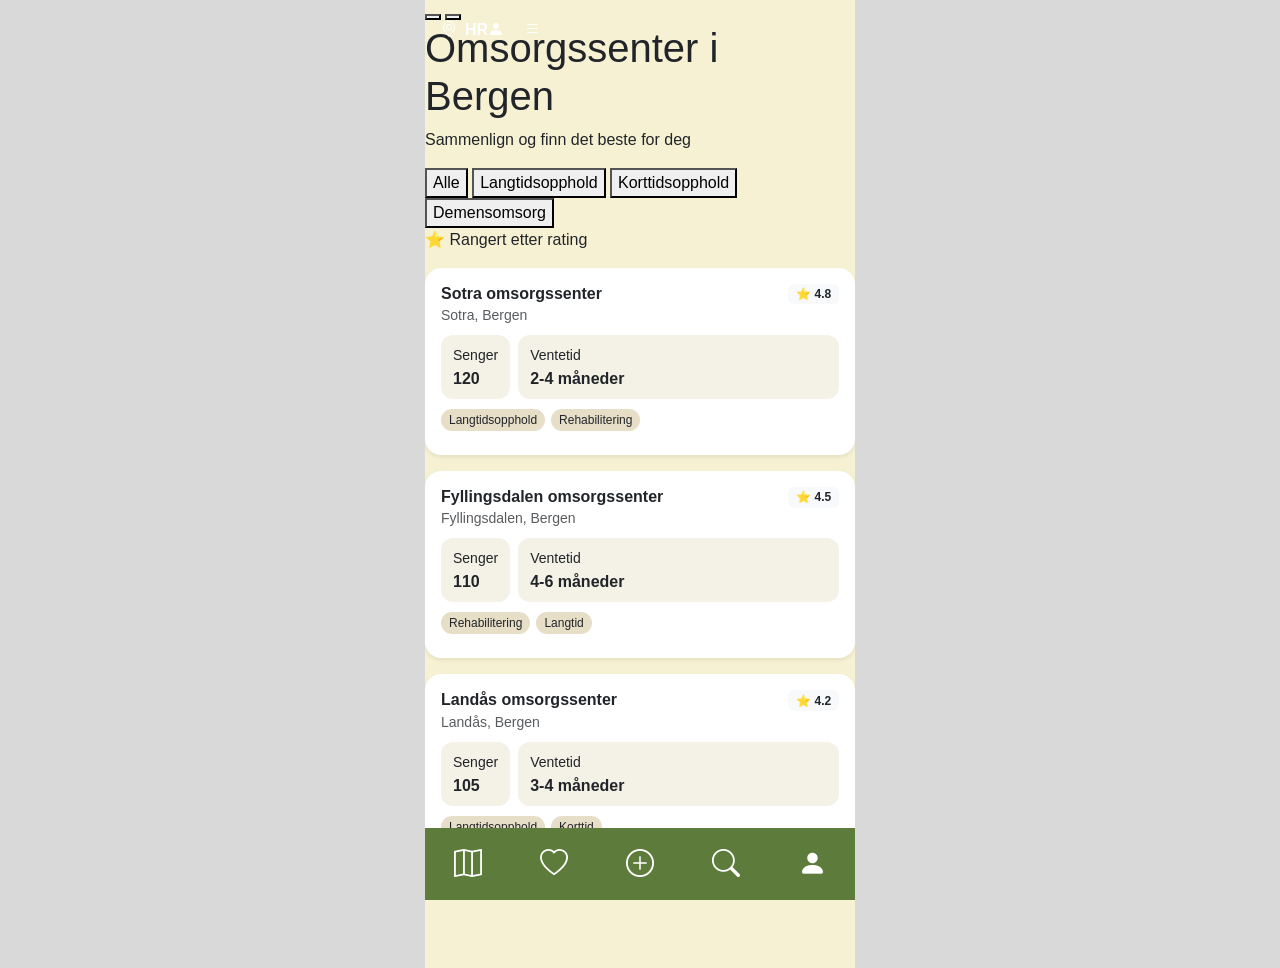
<file: pages/compare.html>
<!DOCTYPE html>
<html lang="no">
<head>
  <meta charset="UTF-8" />
  <meta name="viewport" content="width=device-width, initial-scale=1.0" />
  <title>Omsorgssentre - HjerteRom</title>

  <link
    href="https://cdn.jsdelivr.net/npm/bootstrap@5.3.3/dist/css/bootstrap.min.css"
    rel="stylesheet"
  />

  <link
    rel="stylesheet"
    href="https://cdn.jsdelivr.net/npm/bootstrap-icons@1.11.3/font/bootstrap-icons.min.css"
  />
  
  <link rel="stylesheet" href="../css/main.css">
  <link rel="stylesheet" href="../css/components.css">

  
</head>

<body>
  <main class="iphone">
 
    <header class="header" id="header"></header>

    <section class="list-header-section">

      <div class="list-actions">
        <button class="back-btn" id="backBtn"></button>
        <button class="filter-btn" id="filterBtn"></button>
      </div>

      <h1>Omsorgssenter i <span id="careCenterAreaName"></span></h1>
      <p>Sammenlign og finn det beste for deg</p>

    </section>

    <section class="filter-section">

      <div class="filter-tabs" id="filterTabs"></div>

    </section>

    <section class="sort-section">
      <p id="sortInfo"></p>
    </section>

    <section class="care-center-list" id="careCenterList"></section>

    <footer class="footer" id="footer"></footer>

  </main>

  <script type="module" src="../js/app.js"></script>

</body>
</html>
</file>
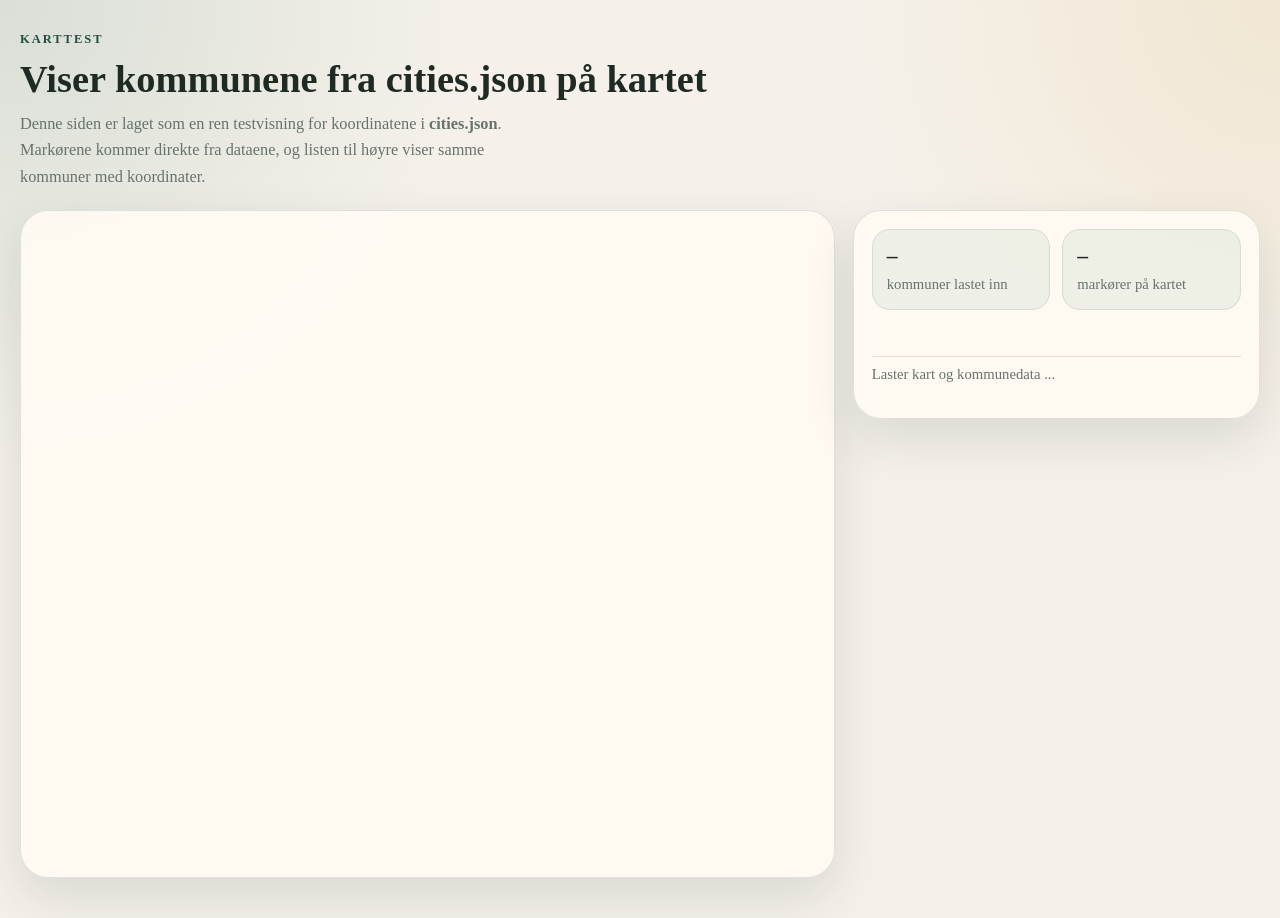
<file: pages/map-test.html>
<!DOCTYPE html>
<html lang="no">
<head>
	<meta charset="UTF-8" />
	<meta name="viewport" content="width=device-width, initial-scale=1.0" />
	<title>Map test – HjerteRom</title>
	<style>
		:root {
			color-scheme: light;
			--bg: #f5f1ea;
			--panel: #fffaf2;
			--text: #1f2a24;
			--muted: #66736d;
			--accent: #2f6f5f;
			--accent-strong: #214d42;
			--border: rgba(33, 77, 66, 0.14);
			--shadow: 0 20px 50px rgba(25, 38, 34, 0.12);
		}

		* {
			box-sizing: border-box;
		}

		body {
			margin: 0;
			font-family: Georgia, 'Times New Roman', serif;
			color: var(--text);
			background:
				radial-gradient(circle at top left, rgba(47, 111, 95, 0.14), transparent 30%),
				radial-gradient(circle at top right, rgba(220, 174, 90, 0.16), transparent 28%),
				var(--bg);
			min-height: 100vh;
		}

		main {
			max-width: 1280px;
			margin: 0 auto;
			padding: 32px 20px 40px;
		}

		.hero {
			display: grid;
			gap: 12px;
			margin-bottom: 20px;
		}

		.eyebrow {
			margin: 0;
			text-transform: uppercase;
			letter-spacing: 0.16em;
			font-size: 0.78rem;
			color: var(--accent-strong);
			font-weight: 700;
		}

		h1 {
			margin: 0;
			font-size: clamp(2rem, 3vw, 3.4rem);
			line-height: 1.05;
		}

		.lede {
			margin: 0;
			max-width: 65ch;
			font-size: 1.02rem;
			color: var(--muted);
			line-height: 1.6;
		}

		.layout {
			display: grid;
			grid-template-columns: minmax(0, 1.9fr) minmax(320px, 0.95fr);
			gap: 18px;
			align-items: start;
		}

		.map-card,
		.side-card {
			background: rgba(255, 250, 242, 0.92);
			border: 1px solid var(--border);
			border-radius: 28px;
			box-shadow: var(--shadow);
			backdrop-filter: blur(8px);
			overflow: hidden;
		}

		.map-card {
			min-height: 74vh;
		}

		#map {
			width: 100%;
			height: 74vh;
			min-height: 620px;
		}

		.side-card {
			padding: 18px;
			display: grid;
			gap: 16px;
		}

		.stat-grid {
			display: grid;
			grid-template-columns: repeat(2, minmax(0, 1fr));
			gap: 12px;
		}

		.stat {
			padding: 14px;
			border-radius: 18px;
			background: rgba(47, 111, 95, 0.08);
			border: 1px solid rgba(47, 111, 95, 0.12);
		}

		.stat strong {
			display: block;
			font-size: 1.35rem;
			margin-bottom: 4px;
		}

		.stat span,
		.status {
			color: var(--muted);
			font-size: 0.92rem;
			line-height: 1.5;
		}

		.city-list {
			list-style: none;
			padding: 0;
			margin: 0;
			display: grid;
			gap: 10px;
			max-height: 46vh;
			overflow: auto;
		}

		.city-list button {
			width: 100%;
			display: grid;
			gap: 4px;
			text-align: left;
			border: 1px solid var(--border);
			background: white;
			border-radius: 18px;
			padding: 14px 16px;
			cursor: pointer;
			color: var(--text);
			font: inherit;
			transition: transform 0.2s ease, border-color 0.2s ease, box-shadow 0.2s ease;
		}

		.city-list button:hover,
		.city-list button:focus-visible {
			transform: translateY(-2px);
			border-color: rgba(47, 111, 95, 0.35);
			box-shadow: 0 12px 26px rgba(25, 38, 34, 0.1);
			outline: none;
		}

		.city-title {
			display: flex;
			justify-content: space-between;
			gap: 10px;
			align-items: baseline;
			font-weight: 700;
		}

		.city-meta {
			color: var(--muted);
			font-size: 0.9rem;
		}

		.status {
			padding-top: 6px;
			border-top: 1px solid var(--border);
		}

		@media (max-width: 960px) {
			.layout {
				grid-template-columns: 1fr;
			}

			#map,
			.map-card {
				min-height: 420px;
				height: 56vh;
			}
		}
	</style>
</head>
<body>
	<main>
		<section class="hero">
			<p class="eyebrow">Karttest</p>
			<h1>Viser kommunene fra cities.json på kartet</h1>
			<p class="lede">
				Denne siden er laget som en ren testvisning for koordinatene i <strong>cities.json</strong>.
				Markørene kommer direkte fra dataene, og listen til høyre viser samme kommuner med koordinater.
			</p>
		</section>

		<section class="layout">
			<div class="map-card">
				<div id="map" aria-label="Kart med kommunemarkører"></div>
			</div>

			<aside class="side-card">
				<div class="stat-grid">
					<div class="stat">
						<strong id="municipality-count">–</strong>
						<span>kommuner lastet inn</span>
					</div>
					<div class="stat">
						<strong id="marker-count">–</strong>
						<span>markører på kartet</span>
					</div>
				</div>

				<ul id="city-list" class="city-list" aria-label="Kommuner"></ul>
				<p id="status" class="status">Laster kart og kommunedata ...</p>
			</aside>
		</section>
	</main>

	<script type="module">
		import { dataService } from '../js/dataService.js';
		import { initCitiesMap } from '../js/mapService.js';

		const mapElement = document.getElementById('map');
		const cityListElement = document.getElementById('city-list');
		const municipalityCountElement = document.getElementById('municipality-count');
		const markerCountElement = document.getElementById('marker-count');
		const statusElement = document.getElementById('status');

		function extractApiKey(rawText) {
			const match = rawText.match(/AIza[0-9A-Za-z_-]+/);
			return match?.[0] ?? '';
		}

		function renderCityList(points, map) {
			cityListElement.innerHTML = '';

			points.forEach(({ city, marker }, index) => {
				const item = document.createElement('li');
				const button = document.createElement('button');

				button.type = 'button';
				button.innerHTML = `
					<div class="city-title">
						<span>${index + 1}. ${city.name}</span>
						<span>${city.county}</span>
					</div>
					<div class="city-meta">
						${city.coordinates.lat.toFixed(4)}, ${city.coordinates.lng.toFixed(4)}
					</div>
				`;

				button.addEventListener('click', () => {
					map.panTo(city.coordinates);
					if (map.getZoom() < 8) {
						map.setZoom(8);
					}

					window.google?.maps?.event?.trigger(marker, 'click');
				});

				item.appendChild(button);
				cityListElement.appendChild(item);
			});
		}

		async function start() {
			try {
				const [municipalities, apiKeyText] = await Promise.all([
					dataService.getMunicipalities(),
					fetch('../assets/APIkey.txt').then(response => response.text())
				]);

				const apiKey = extractApiKey(apiKeyText);

				if (!apiKey) {
					throw new Error('Fant ingen gyldig Google Maps-nøkkel i APIkey.txt.');
				}

				municipalityCountElement.textContent = String(municipalities.length);

				const { map, points } = await initCitiesMap(mapElement, municipalities, {
					apiKey,
					zoom: 5,
					center: { lat: 62.0, lng: 10.0 }
				});

				markerCountElement.textContent = String(points.length);
				renderCityList(points, map);
				statusElement.textContent = 'Kartet er klart. Klikk på en kommune i listen for å zoome inn på markøren.';
			} catch (error) {
				console.error(error);
				statusElement.textContent = `Kunne ikke laste kartet: ${error.message}`;
				municipalityCountElement.textContent = '0';
				markerCountElement.textContent = '0';
				cityListElement.innerHTML = '<li class="city-meta">Ingen data kunne vises.</li>';
				mapElement.innerHTML = '<div style="padding: 24px; color: #66736d; font-family: Arial, sans-serif;">Kartet kunne ikke lastes.</div>';
			}
		}

		start();
	</script>
</body>
</html>
</file>
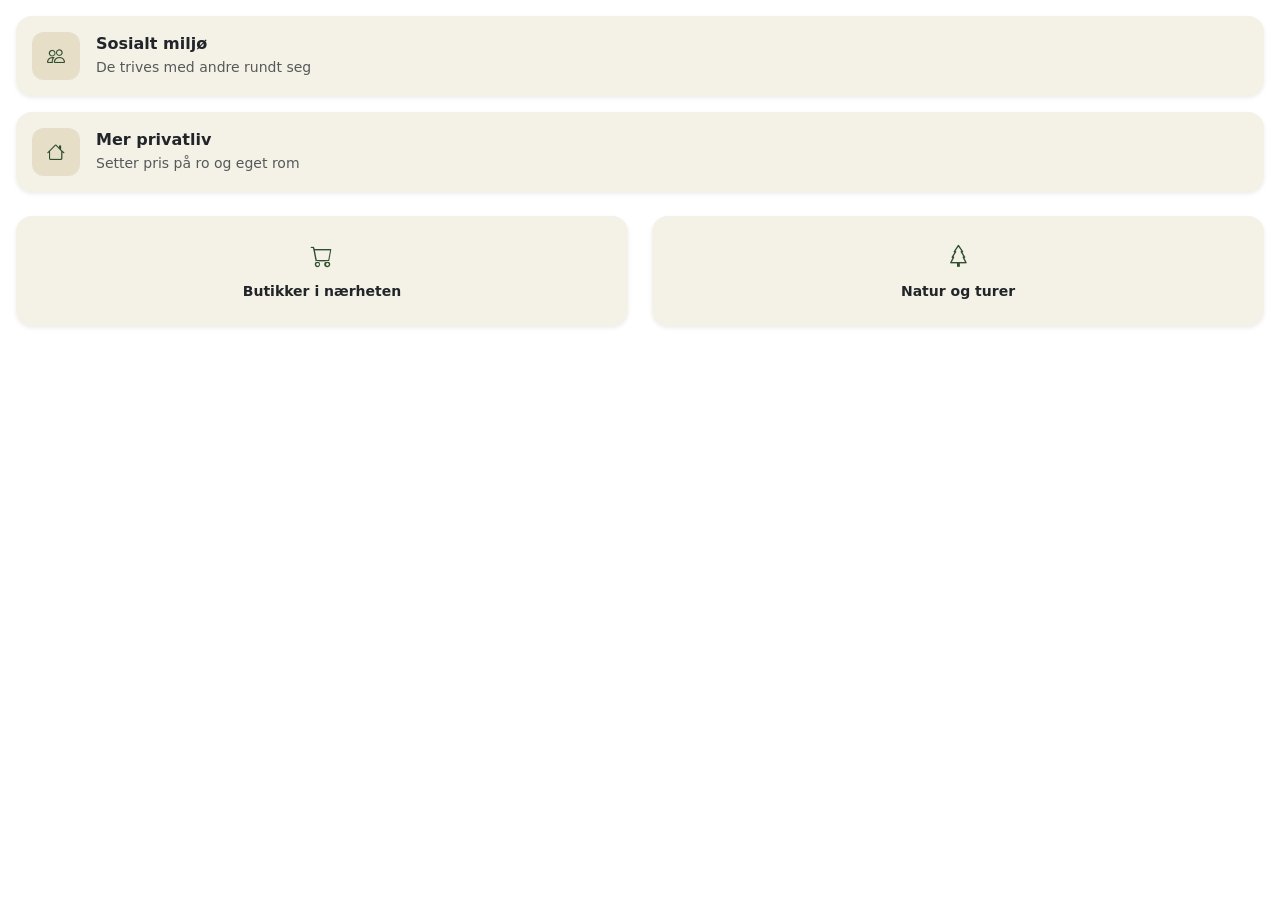
<file: pages/test.html>
<!DOCTYPE html>
<html lang="no">
<head>
    <meta charset="UTF-8">
    <title>Test komponenter</title>

    <!-- Bootstrap -->
    <link href="https://cdn.jsdelivr.net/npm/bootstrap@5.3.0/dist/css/bootstrap.min.css" rel="stylesheet">

    <!-- Icons -->
    <link href="https://cdn.jsdelivr.net/npm/bootstrap-icons@1.11.3/font/bootstrap-icons.css" rel="stylesheet">

    <!-- Din CSS -->
    <link rel="stylesheet" href="../css/components.css">
</head>

<body class="p-3">

    <div id="app"></div>

    <script type="module">
        import { PreferenceCard, GridCard } from "../js/components/cards.js";

        const app = document.getElementById("app");

        app.innerHTML = `
        ${PreferenceCard({
            title: "Sosialt miljø",
            description: "De trives med andre rundt seg",
            icon: "bi-people"
        })}

        ${PreferenceCard({
            title: "Mer privatliv",
            description: "Setter pris på ro og eget rom",
            icon: "bi-house"
        })}

        <div class="row mt-4">
            <div class="col-6">
            ${GridCard({ title: "Butikker i nærheten", icon: "bi-cart" })}
            </div>
            <div class="col-6">
            ${GridCard({ title: "Natur og turer", icon: "bi-tree" })}
            </div>
        </div>
        `;
    </script>

</body>
</html>
</file>
<file: css/main.css>
body {
    margin: 0;
    background-color: #d9d9d9;

    display: flex;
    justify-content: center;

    font-family: Arial, sans-serif;
}

.iphone {
    width: 100%;
    max-width: 430px;
    min-height: 100vh;

    background-color: #F7F1D3;

    position: relative;
    overflow-x: hidden;

    padding-bottom: 90px;
}



.activity-hero {
    height: 260px;

    background-image: url("images/bergen.jpg");
    background-size: cover;
    background-position: center;

    position: relative;
}
.activity-list {
    display: flex;
    gap: 16px;

    overflow-x: auto;

    padding-bottom: 12px;

    scrollbar-width: none;
}

.activity-list::-webkit-scrollbar {
    display: none;
}

.hero-overlay {
    position: absolute;
    inset: 0;

    background: rgba(0,0,0,0.25);

    display: flex;
    align-items: flex-end;

    padding: 20px;
}

.hero-overlay h1 {
    color: white;
    font-size: 2.2rem;
    line-height: 1.1;
}



.intro-section {
    text-align: center;
    padding: 24px;
}



.popular-activities-section,
.support-section {
    padding: 20px;
}

.support-banner {
    height: 160px;

    border-radius: 24px;

    background-image: url("../assets/images/care.png");

    background-size: cover;
    background-position: center;

    padding: 24px;

    display: flex;
    align-items: flex-start;

    overflow: hidden;
}

.activity-list {
    display: flex;
    gap: 16px;

    overflow-x: auto;

    scrollbar-width: none;
}

.activity-list::-webkit-scrollbar {
    display: none;
}

.helper-list {
    display: flex;
    justify-content: space-around;
    margin-top: 24px;
}

.hero {
    height: 260px;
    background-image: url("../assets/images/hero-home.jpg");
    background-size: cover;
    background-position: center;
    position: relative;
}

.hero .hero-overlay {
    background: none;
}

.hero h1 {
    color: #2f4f2f;
}

.hero p {
    color: #2f4f2f;
}


.hero {
    height: 320px;
    background-image: url("../assets/images/hero-home.jpg");
    background-size: cover;
    background-position: center;
    position: relative;
}

.hero .hero-overlay {
    background: none;
    display: flex;
    flex-direction: column;
    justify-content: flex-end;
    align-items: flex-start;
    padding: 24px;
    height: 90%;
}

.hero .hero-overlay p {
    color: #2f4f2f;
    font-size: 1rem;
    font-weight: bold;
    margin-bottom: 4px;
}

.hero .hero-overlay h1 {
    color: #2f4f2f;
    font-size: 2rem;
    font-weight: bold;
    line-height: 1.2;
}

.hero .hero-overlay span {
    color: #f57c00;
}


.search-section {
    padding: 16px;
}

.search-section input {
    width: 100%;
    padding: 12px 20px;
    border-radius: 999px;
    border: none;
    background-color: white;
    font-size: 0.95rem;
    box-shadow: 0 2px 6px rgba(0,0,0,0.1);
}


.shortcut-grid {
    display: grid;
    grid-template-columns: 1fr 1fr;
    gap: 12px;
    padding: 16px;
}


.popular-section {
    padding: 16px;
}

.popular-list {
    display: flex;
    gap: 12px;
    overflow-x: auto;
    scrollbar-width: none;
}

.popular-list::-webkit-scrollbar {
    display: none;
}

.popular-list .care-card {
    min-width: 160px;
    max-width: 160px;
    flex-shrink: 0;
}

.see-more-btn {
    background-color: #5d7c3b;
    color: white;
    border: none;
    border-radius: 999px;
    padding: 12px 32px;
    margin-top: 16px;
    display: block;
}
</file>
<file: css/components.css>
.preference-card {
    border-radius: 16px;
    background-color: #f4f1e6;
}

.preference-icon {
    width: 48px;
    height: 48px;
    background-color: #e6dec7;
    border-radius: 12px;

    display: flex;
    align-items: center;
    justify-content: center;

    font-size: 18px;
    color: #2f4f2f;
}

.grid-card {
    border-radius: 16px;
    background-color: #f4f1e6;
    min-height: 110px;
}

.grid-icon {
    font-size: 22px;
    color: #2f4f2f;
}

.feature-card {
    border-radius: 16px;
    background-color: #ffffff;
}

.feature-icon {
    width: 48px;
    height: 48px;
    background-color: #e6dec7;
    border-radius: 50%;

    display: flex;
    align-items: center;
    justify-content: center;

    color: #f57c00;
    font-size: 18px;
}

.feature-arrow {
    width: 32px;
    height: 32px;
    background-color: #e6dec7;
    border-radius: 50%;

    display: flex;
    align-items: center;
    justify-content: center;

    color: #2f4f2f;
}

.care-card {
    border-radius: 16px;
    overflow: hidden;
    background-color: #ffffff;
}

.care-image {
    height: 140px;
    object-fit: cover;
}

.care-card h6 {
    color: #2f4f2f;
}

.activity-card {
    min-width: 170px;
    max-width: 170px;

    border-radius: 16px;
    overflow: hidden;

    background-color: white;

    flex-shrink: 0;
}

.activity-image {
    width: 100%;
    height: 140px;

    object-fit: cover;
}

.activity-card h6 {
    color: #2f4f2f;
    font-size: 15px;
    margin-bottom: 8px;
}

.activity-card p {
    line-height: 1.4;
}

.care-list-card {
    border-radius: 16px;
    background-color: #ffffff;
}

.info-box {
    background-color: #f4f1e6;
    border-radius: 12px;
    padding: 8px 12px;
}

.tag {
    background-color: #e6dec7;
    border-radius: 12px;
    padding: 4px 8px;
    margin-right: 6px;
    font-size: 12px;
}

.btn-primary-custom {
    background-color: #5d7c3b;
    color: white;

    border: none;
    border-radius: 999px;

    padding: 12px 24px;
}

.btn-secondary-custom {
    background-color: #ecebdd;
    color: #5d7c3b;

    border: none;
    border-radius: 999px;

    padding: 12px 24px;
}

.footer-nav {
    position: fixed;

    bottom: 0;

    width: 430px;
    height: 72px;

    background-color: #5d7c3b;

    display: flex;
    justify-content: space-around;
    align-items: center;

    color: white;
    font-size: 28px;

    left: 50%;
    transform: translateX(-50%);

    z-index: 1000;
}

.app-header {
    position: absolute;
    top: 0;

    width: 100%;
    height: 60px;

    padding: 0 16px;

    display: flex;
    align-items: center;

    color: white;

    z-index: 1000;
}

.search-bar {
    display: flex;
    align-items: center;
    background-color: white;
    border-radius: 999px;
    padding: 10px 14px;
}

.search-icon {
    margin-right: 8px;
    color: #888;
}

.search-input {
    border: none;
    outline: none;
    width: 100%;
}

.filter-panel{
    background-color: #F7F1D3;
    border: 3px solid #617D37;
    border-radius: 16px;
    padding: 24px;
}

.helpers-image {
    width: 100%;
    display: block;
}

.helper-list {
    display: flex;

    justify-content: space-around;

    margin-top: 24px;
}

.helper-card {
    text-align: center;
}

.helper-avatar {
    width: 90px;
    height: 90px;

    border-radius: 50%;

    object-fit: cover;

    margin-bottom: 10px;
}

.helper-card h6 {
    margin: 0;
    font-size: 16px;
    font-weight: 600;
}

.helper-card p {
    margin-top: 4px;
    font-size: 14px;
}
</file>
